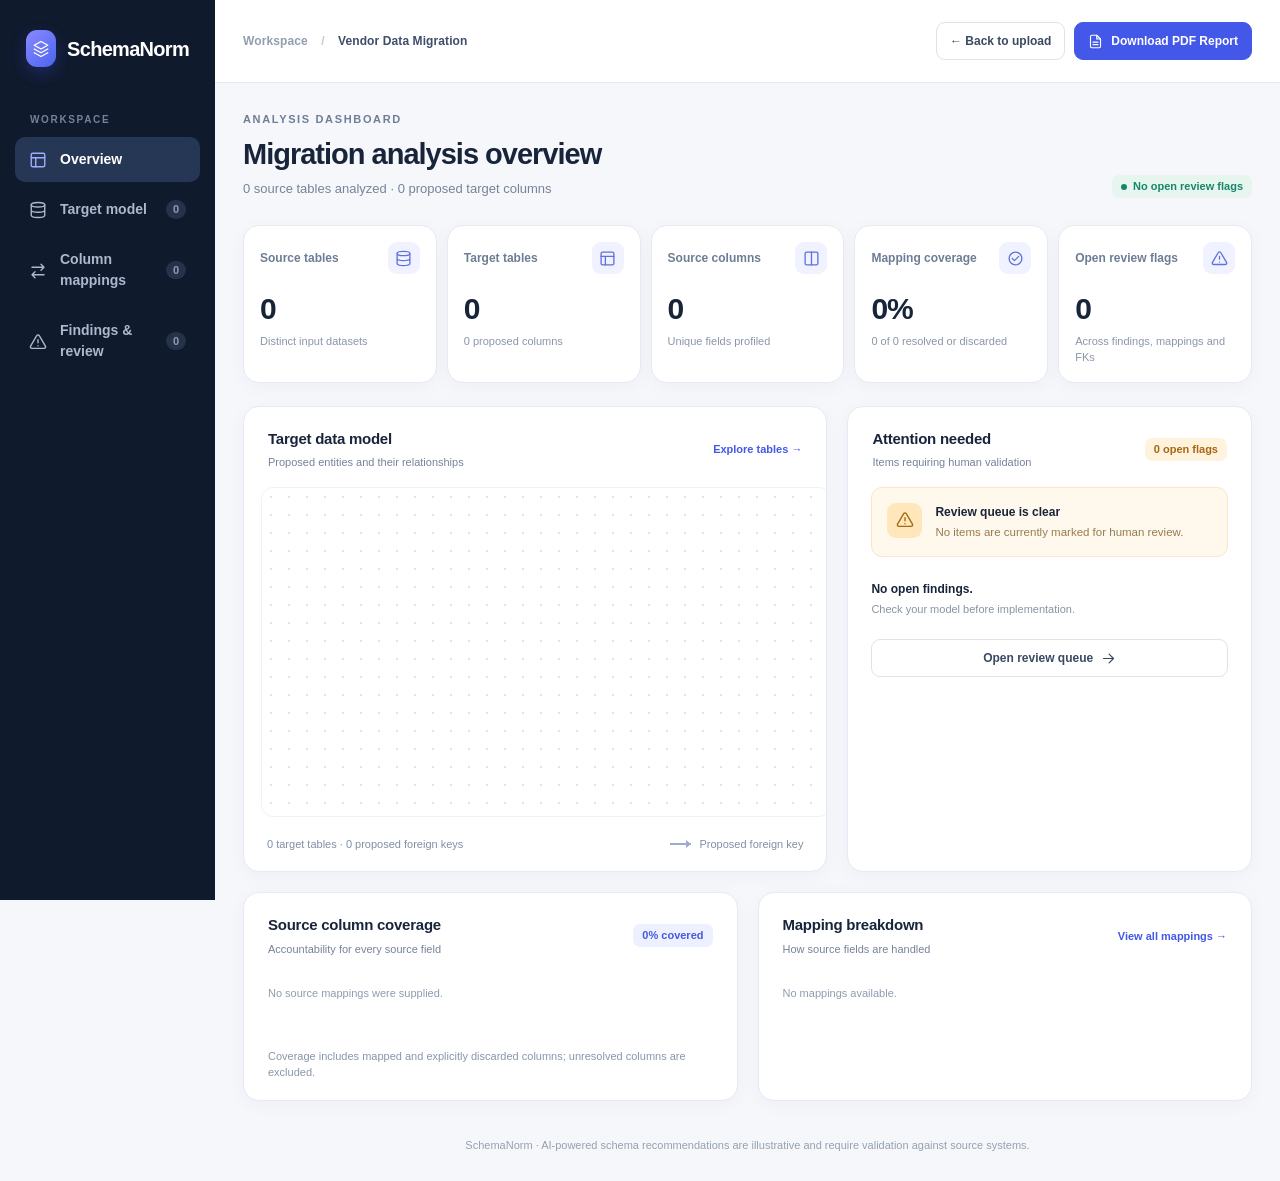
<file: ui/dashboard.html>
<!DOCTYPE html>
<html lang="en">
<head>
  <meta charset="UTF-8" />
  <meta name="viewport" content="width=device-width, initial-scale=1" />
  <meta name="color-scheme" content="light" />
  <title>SchemaNorm — Data Migration Analyzer</title>
  <style>
    :root{--nav:#101a2d;--nav2:#17243a;--ink:#18243a;--muted:#768398;--line:#e6eaf1;--paper:#fff;--bg:#f5f7fb;--brand:#4358e8;--brand-dark:#3446c8;--tint:#eef0ff;--green:#168569;--green-bg:#e6f6ef;--amber:#a86610;--amber-bg:#fff3de;--red:#c14c52;--red-bg:#fff0f0;--shadow:0 4px 20px rgba(28,40,72,.035);--r:16px}
    *{box-sizing:border-box}html{scroll-behavior:smooth}body{margin:0;background:var(--bg);color:var(--ink);font-family:Inter,-apple-system,BlinkMacSystemFont,"Segoe UI",sans-serif;font-size:14px;line-height:1.5}button,input,select{font:inherit}button{cursor:pointer}button:disabled{cursor:default;opacity:.5}a{color:inherit;text-decoration:none}button:focus-visible,input:focus-visible,select:focus-visible{outline:3px solid #a4b5ff;outline-offset:2px}.icon{width:18px;height:18px;vertical-align:middle;display:inline-block;flex-shrink:0;stroke:currentColor;fill:none;stroke-width:1.85;stroke-linecap:round;stroke-linejoin:round}.shell{display:flex;min-height:100vh}.sidebar{position:sticky;top:0;align-self:flex-start;height:100vh;width:250px;flex:0 0 250px;background:var(--nav);color:#c3cee0;display:flex;flex-direction:column;padding:26px 15px;z-index:20}.brand{display:flex;gap:11px;align-items:center;padding:4px 11px 36px;color:#fff}.brand-logo{height:37px;width:37px;border-radius:11px;background:linear-gradient(135deg,#8c89ff,#4964ee);display:grid;place-items:center;color:white;box-shadow:0 6px 16px rgba(77,86,255,.24)}.brand .name{font-size:20px;font-weight:750;letter-spacing:-.7px}.brand .tagline{font-size:10px;letter-spacing:1.35px;color:#8f9eb7;font-weight:650}.side-label{color:#73829b;font-size:10px;letter-spacing:1.65px;font-weight:800;padding:0 15px;margin:9px 0 10px}.nav{display:flex;flex-direction:column;gap:5px}.nav-btn{border:0;background:transparent;display:flex;align-items:center;gap:13px;width:100%;border-radius:10px;color:#abb8cd;padding:12px 14px;text-align:left;font-weight:550;transition:background .15s,color .15s}.nav-btn:hover{background:#1c2940;color:white}.nav-btn.active{background:#263655;color:#fff}.nav-btn.active .icon{color:#9eacff}.nav-btn .nav-count{margin-left:auto;font-size:11px;color:#8c9ab2;background:#253249;padding:1px 7px;border-radius:20px}.nav-btn.active .nav-count{background:#35466a;color:#ccd6ff}.sidebar-spacer{flex:1}.sidebar-note{margin:16px 4px 0;border:1px solid #33415a;border-radius:13px;background:#17243a;padding:17px 13px}.sidebar-note .small-tag{display:inline-flex;align-items:center;gap:5px;font-size:10px;letter-spacing:1.1px;color:#9bb0ce;text-transform:uppercase;font-weight:750}.sidebar-note strong{display:block;color:#f2f6ff;margin:9px 0 5px;font-size:13px}.sidebar-note p{font-size:12px;color:#95a5bf;margin:0 0 12px;line-height:1.6}.sidebar-note .sample-pill{border-radius:7px;display:inline-block;padding:5px 9px;color:#cfdbff;background:#2e3c5a;font-size:11px;font-weight:650}.sidebar-footer{font-size:11px;color:#73829b;margin:19px 14px 2px}.main{flex:1;min-width:0;max-width:1920px;margin:0 auto}.topbar{height:83px;background:white;border-bottom:1px solid var(--line);display:flex;align-items:center;justify-content:space-between;padding:0 42px;gap:20px}.crumb{font-size:12px;color:#929eb0;font-weight:600;letter-spacing:.1px}.crumb b{color:#3e4d69;font-weight:750}.header-actions{display:flex;align-items:center;gap:9px}.btn{border:1px solid #dde3ed;background:#fff;border-radius:9px;padding:9px 13px;display:inline-flex;align-items:center;gap:8px;color:#3c4960;font-size:12px;font-weight:700;white-space:nowrap;transition:background .15s,transform .15s}.btn .icon{height:15px;width:15px}.btn:hover{background:#f6f8fb}.btn.primary{background:var(--brand);border-color:var(--brand);color:#fff}.btn.primary:hover{background:var(--brand-dark)}.btn.ghost{background:transparent;border-color:transparent}.btn.sm{padding:7px 10px}.content{padding:34px 42px 60px;max-width:1560px;margin:auto}.view{display:none}.view.active{display:block;animation:appear .22s ease}@keyframes appear{from{opacity:.35;transform:translateY(5px)}to{opacity:1;transform:translateY(0)}}.eyebrow{font-size:11px;letter-spacing:1.65px;font-weight:800;text-transform:uppercase;color:#6f7d97;margin-bottom:8px}.page-heading{display:flex;justify-content:space-between;align-items:flex-end;gap:20px;margin-bottom:27px}.page-heading h1{font-size:29px;letter-spacing:-1px;line-height:1.25;margin:0 0 7px;font-weight:760}.page-heading p{margin:0;color:var(--muted);font-size:13px}.status-chip,.pill{display:inline-flex;align-items:center;gap:6px;padding:5px 9px;border-radius:7px;font-size:11px;font-weight:750;line-height:1.2;white-space:nowrap}.status-chip{background:var(--amber-bg);color:var(--amber)}.status-chip .dot{width:6px;height:6px;background:currentColor;border-radius:50%}.pill.blue{color:#455adc;background:#edf0ff}.pill.green{background:var(--green-bg);color:var(--green)}.pill.amber{background:var(--amber-bg);color:var(--amber)}.pill.red{background:var(--red-bg);color:var(--red)}.pill.gray{background:#eff2f6;color:#65738a}.pill.purple{color:#7251a2;background:#f4edff}.cards{display:grid;grid-template-columns:repeat(5,minmax(0,1fr));gap:15px;margin-bottom:23px}.card{background:var(--paper);border:1px solid var(--line);border-radius:var(--r);box-shadow:var(--shadow);min-width:0}.metric{padding:19px 20px 18px;position:relative;overflow:hidden}.metric-head{display:flex;justify-content:space-between;align-items:center;margin-bottom:16px;color:#6d7d93;font-size:12px;font-weight:650}.metric-icon{height:32px;width:32px;border-radius:9px;display:grid;place-items:center;background:#f0f2ff;color:#6071da}.metric-icon .icon{width:17px;height:17px}.metric .value{font-size:30px;letter-spacing:-1.2px;font-weight:780;line-height:1.25}.metric .foot{font-size:11px;margin-top:5px;color:#8a96a8}.metric .foot span{color:var(--green);font-weight:650}.section-grid{display:grid;grid-template-columns:minmax(0,1.65fr) minmax(300px,.9fr);gap:20px;margin-bottom:20px}.section-grid.lower{grid-template-columns:minmax(0,1fr) minmax(0,1fr)}.section-head{padding:21px 24px 16px;display:flex;align-items:center;justify-content:space-between;gap:12px}.section-head h2,.panel-title{font-size:15px;font-weight:780;letter-spacing:-.25px;margin:0}.section-head p{margin:4px 0 0;font-size:11px;color:var(--muted)}.tiny-link{font-size:11px;font-weight:780;color:var(--brand);border:none;background:none;white-space:nowrap;padding:6px 0}.tiny-link:hover{text-decoration:underline}.diagram-scroll{overflow:auto;padding:0 17px 10px}.diagram-canvas{position:relative;min-width:570px;height:342px;background:radial-gradient(#dfe4ee .95px,transparent .95px);background-size:18px 18px;border:1px solid #eef1f7;border-radius:12px;overflow:hidden}.diagram-lines{position:absolute;inset:0;pointer-events:none;width:100%;height:100%}.model-node{position:absolute;min-width:154px;max-width:154px;min-height:100px;transform:translate(-50%,-50%);background:white;border:1px solid #dfe5ee;border-radius:11px;box-shadow:0 5px 16px rgba(33,44,82,.07);text-align:left;padding:14px 14px 12px;z-index:2;transition:border-color .16s,transform .16s}.model-node:hover{border-color:#8795fc;transform:translate(-50%,-52%)}.node-hd{display:flex;align-items:center;gap:9px;margin-bottom:9px}.node-icon{width:25px;height:25px;border-radius:7px;display:grid;place-items:center;background:#edf0ff;color:#6074dd}.node-icon .icon{width:14px;height:14px}.node-name{font-weight:780;font-size:12px;color:#293651;overflow:hidden;text-overflow:ellipsis;white-space:nowrap}.node-detail{font-size:10.5px;color:#79879a;margin-left:34px}.node-small{font-size:10px;color:#8d9aad;display:block;margin:6px 0 0 34px}.diagram-foot{display:flex;justify-content:space-between;align-items:center;padding:9px 23px 19px;gap:12px;color:#8190a4;font-size:11px}.legend{display:flex;align-items:center;gap:8px}.legend-line{width:21px;border-top:2px solid #9dabcc;position:relative}.legend-line::after{content:"";position:absolute;right:0;top:-5px;border-left:5px solid #9dabcc;border-top:4px solid transparent;border-bottom:4px solid transparent}.review-stats{padding:0 23px}.review-summary{background:#fff8ed;border:1px solid #fae6c8;border-radius:11px;padding:15px;display:flex;gap:13px;align-items:flex-start}.review-summary .review-badge{width:35px;height:35px;background:#ffe6bb;border-radius:9px;display:grid;place-items:center;color:#a56a15;flex:0 0 35px}.review-summary strong{font-size:12px;display:block;margin-bottom:3px}.review-summary p{font-size:11.5px;margin:0;color:#987b51;line-height:1.5}.review-list{padding:10px 23px 8px}.review-item{padding:13px 0;border-bottom:1px solid #eff1f6;display:flex;gap:10px;align-items:flex-start}.review-item:last-child{border:0}.review-item .bullet{height:8px;width:8px;border-radius:50%;margin-top:6px;flex:0 0 8px;background:#e0a247}.review-item .bullet.red{background:#df777d}.review-item strong{display:block;font-size:12px;font-weight:680}.review-item p{margin:3px 0 0;font-size:11px;color:#8793a4}.review-footer{padding:0 23px 19px}.review-footer .btn{width:100%;justify-content:center}.coverage-list,.dist-list{padding:1px 24px 23px}.coverage-row{margin-bottom:19px}.coverage-row:last-child{margin-bottom:0}.coverage-title,.dist-title{display:flex;justify-content:space-between;gap:14px;margin-bottom:8px;font-size:12px}.coverage-title b,.dist-title b{font-weight:700}.coverage-title span,.dist-title span{color:#6f7f92;font-size:11px;font-weight:680}.track{height:7px;background:#edf0f6;border-radius:20px;overflow:hidden}.fill{height:100%;border-radius:20px;background:linear-gradient(90deg,#596aee,#9ba2ff)}.dist-row{margin-bottom:17px}.dist-row:last-child{margin-bottom:0}.dist-row .fill{background:#8796ed}.dist-row:nth-child(2) .fill{background:#7da9ca}.dist-row:nth-child(3) .fill{background:#89c5b4}.dist-row:nth-child(4) .fill{background:#d5b6e5}.dist-row:nth-child(5) .fill{background:#e8ba8b}.note{font-size:11px;color:#8896a8;margin:12px 24px 19px}.toolbar{display:flex;align-items:center;gap:10px;flex-wrap:wrap;margin:0 0 18px}.search-wrap{position:relative;flex:1;min-width:210px}.search-wrap .icon{position:absolute;left:13px;top:50%;transform:translateY(-50%);width:16px;height:16px;color:#8c99ac}.input,.select{height:39px;background:#fff;border:1px solid #e0e5ee;border-radius:9px;color:#384761;outline:none}.input{padding:0 12px 0 40px;width:100%}.input::placeholder{color:#9aa6b5}.select{padding:0 31px 0 13px;max-width:240px}.result-count{font-size:11px;color:#7d899d;margin-left:auto;white-space:nowrap}.model-layout{display:grid;grid-template-columns:minmax(225px,285px) minmax(0,1fr);gap:17px;align-items:start}.model-list{padding:9px;position:sticky;top:18px}.model-list-item{width:100%;border:0;background:transparent;border-radius:10px;text-align:left;padding:13px 12px;display:flex;align-items:center;gap:12px;color:#4a5a72}.model-list-item:hover{background:#f6f8ff}.model-list-item.active{background:#eff1ff;color:#354bca}.model-list-item strong{display:block;font-size:12px;font-weight:750}.model-list-item small{display:block;color:#8a99ac;font-size:10px;margin-top:2px}.list-glyph{width:34px;height:34px;display:grid;place-items:center;border:1px solid #e5eafa;background:#fff;color:#6479cc;border-radius:10px}.list-glyph .icon{width:16px;height:16px}.model-list-item .icon.arrow{margin-left:auto;width:15px;height:15px;color:#9ea9b8}.schema-head{padding:26px 27px 22px;border-bottom:1px solid var(--line)}.schema-head-top{display:flex;justify-content:space-between;align-items:flex-start;gap:10px}.schema-head h2{font-size:22px;font-weight:780;letter-spacing:-.7px;margin:3px 0 5px}.schema-head p{font-size:12px;color:#7a879c;margin:0}.schema-stats{display:flex;flex-wrap:wrap;gap:8px;margin-top:19px}.schema-chip{font-size:11px;color:#526078;border:1px solid #e5e9f0;border-radius:8px;padding:7px 10px;background:#fafbfe}.schema-chip b{color:#25324c}.subheading{padding:20px 27px 11px;font-size:12px;font-weight:760;color:#293752}.table-scroll{overflow-x:auto}.data-table{width:100%;border-collapse:collapse;text-align:left;white-space:nowrap}.data-table thead th{background:#f7f8fc;color:#8995a8;font-size:10px;letter-spacing:1.05px;text-transform:uppercase;font-weight:800;padding:13px 16px;border-bottom:1px solid var(--line)}.data-table td{border-bottom:1px solid #edf0f5;padding:14px 16px;font-size:11.5px;color:#46546c;vertical-align:middle}.data-table tbody tr:last-child td{border-bottom:0}.data-table tbody tr:hover{background:#fafbff}.data-table .mono,.mono{font-family:ui-monospace,SFMono-Regular,Menlo,Monaco,monospace;font-size:11px}.data-table td strong{font-size:11.7px;color:#273650}.small-icon{color:#b0a6dc;font-size:12px;margin-right:5px}.fk-panel{margin:0 27px 26px;border:1px solid #e6e9f0;border-radius:11px;background:#fafbfe;padding:14px}.fk-row{display:flex;gap:12px;align-items:center;justify-content:space-between;border-bottom:1px solid #e8ebf2;padding:10px 0}.fk-row:last-child{border:0}.fk-row .fk-source{font-size:11px;font-weight:650}.fk-row .fk-target{font-size:11px;color:#64738a}.fk-row .fk-arrow{color:#acb5c3}.mapping-table td{padding:14px 16px}.map-cell small{display:block;color:#8d9bac;margin-top:3px;font-size:10px}.map-arrow{color:#b1bbca}.conf{display:flex;align-items:center;gap:7px}.conf-track{width:36px;height:5px;background:#e7ebf2;border-radius:8px;overflow:hidden}.conf-track i{height:100%;display:block;border-radius:8px;background:#7e8df0}.conf-val{font-size:11px;color:#77859a;font-weight:650}.issue-list{display:grid;gap:13px}.issue-card{padding:19px 21px;border:1px solid var(--line);border-radius:13px;background:#fff;box-shadow:var(--shadow)}.issue-top{display:flex;align-items:center;gap:8px;flex-wrap:wrap;margin-bottom:11px}.issue-top .issue-number{font-size:10px;color:#9aa6b5;margin-left:auto;font-weight:750}.issue-card h3{font-size:13px;margin:0 0 6px;letter-spacing:-.05px}.issue-card p{font-size:12px;color:#77859a;margin:0;line-height:1.65}.issue-card .advice{margin-top:11px;color:#4b5b76;font-size:11.5px;background:#f7f9fc;border-radius:8px;padding:10px 12px}.issue-card .advice b{color:#293c56}.issue-bottom{display:flex;align-items:center;flex-wrap:wrap;gap:10px;border-top:1px solid #edf0f4;margin-top:15px;padding-top:13px;color:#8a96a8;font-size:11px}.object-pill{background:#f1f4f9;border:1px solid #e8ecf3;padding:3px 7px;border-radius:5px;font-size:10px;color:#68778e}.issue-bottom button{margin-left:auto}.checkbox-label{display:flex;align-items:center;gap:9px;font-size:11.5px;color:#596a83;font-weight:650;background:#fff;border:1px solid #e1e5ed;padding:9px 11px;border-radius:8px}.checkbox-label input{accent-color:#5064df;margin:0}.empty{text-align:center;padding:70px 22px;color:#7d8a9f}.empty .icon{height:38px;width:38px;color:#bdc5d4}.empty strong{display:block;color:#44536c;font-size:15px;margin:15px 0 3px}.raw-intro{display:flex;align-items:center;justify-content:space-between;gap:10px;margin-bottom:16px}.raw-code{margin:0;background:#172236;color:#d1ddf4;border-radius:13px;padding:23px 25px;max-height:72vh;overflow:auto;font:12px/1.75 ui-monospace,SFMono-Regular,Menlo,monospace;tab-size:2;white-space:pre}.toast{position:fixed;bottom:25px;right:25px;background:#172540;color:white;padding:12px 18px;border-radius:10px;box-shadow:0 12px 32px #151e3855;z-index:60;font-size:12px;font-weight:650;transform:translateY(25px);opacity:0;pointer-events:none;transition:transform .2s,opacity .2s}.toast.show{transform:translateY(0);opacity:1}.mobile-top{display:none}.mini-caption{font-size:11px;color:#8e9caf}.footer-text{text-align:center;margin-top:36px;font-size:11px;color:#95a1b0}.table-group-note{background:#f8faff;padding:15px 27px;border-top:1px solid #ecf0f6;color:#8390a3;font-size:11px}
    @media (max-width:1320px){.sidebar{width:215px;flex-basis:215px}.content{padding:28px}.topbar{padding:0 28px}.cards{gap:10px}.metric{padding:16px}.section-grid{grid-template-columns:minmax(0,1.3fr) minmax(280px,.9fr)}}
    @media (max-width:1090px){.cards{grid-template-columns:repeat(3,minmax(0,1fr))}.section-grid,.section-grid.lower{grid-template-columns:1fr}.review-list{display:grid;grid-template-columns:repeat(2,minmax(0,1fr));column-gap:20px}.review-footer .btn{width:auto}.diagram-canvas{min-width:570px}}
    @media (max-width:760px){.shell{display:block}.sidebar{height:auto;width:100%;position:static;padding:12px 14px;flex-direction:row;align-items:center}.brand{padding:0}.brand .name{font-size:17px}.brand .tagline,.side-label,.sidebar-spacer,.sidebar-note,.sidebar-footer{display:none}.nav{flex-direction:row;overflow:auto;margin-left:auto;gap:3px}.nav-btn{padding:10px;white-space:nowrap;width:auto}.nav-btn span:not(.nav-count){display:none}.nav-btn .nav-count{display:none}.topbar{height:auto;min-height:69px;padding:13px 18px}.content{padding:23px 16px 42px}.page-heading h1{font-size:24px}.page-heading{align-items:flex-start;flex-direction:column;gap:13px}.cards{grid-template-columns:repeat(2,minmax(0,1fr));gap:10px}.metric .value{font-size:26px}.metric-head{margin-bottom:12px;font-size:11px}.section-head{padding:18px}.diagram-scroll{padding:0 10px}.diagram-foot{padding:13px}.review-list{display:block;padding:8px 17px}.review-stats{padding:0 17px}.model-layout{grid-template-columns:1fr}.model-list{position:static;display:flex;overflow:auto;gap:3px}.model-list-item{min-width:180px}.header-actions .btn{padding:8px}.header-actions .btn .label-text{display:none}.schema-head{padding:20px}.subheading{padding:18px 20px 10px}.fk-panel{margin:0 18px 21px}.result-count{margin-left:0}.raw-code{font-size:11px;padding:15px}.page-heading .status-chip{align-self:flex-start}}
    @media (max-width:450px){.brand-logo{width:31px;height:31px}.brand .name{font-size:15px}.nav-btn{padding:8px}.nav-btn .icon{width:16px;height:16px}.cards{grid-template-columns:repeat(2,minmax(0,1fr))}.metric{padding:14px}.metric-icon{width:27px;height:27px}.metric .value{font-size:24px}}
    @media (prefers-reduced-motion:reduce){*,*::before,*::after{scroll-behavior:auto!important;animation:none!important;transition:none!important}}
  </style>
</head>
<body>
<div class="shell">
  <aside class="sidebar">
    <div class="brand"><div class="brand-logo" data-icon="layers"></div><div><div class="name">SchemaNorm</div></div></div>
    <div class="side-label">WORKSPACE</div>
    <nav class="nav" aria-label="Dashboard sections">
      <button class="nav-btn active" data-page="overview"><i data-icon="layout"></i><span>Overview</span></button>
      <button class="nav-btn" data-page="model"><i data-icon="database"></i><span>Target model</span><span class="nav-count" id="nav-tables">4</span></button>
      <button class="nav-btn" data-page="mappings"><i data-icon="arrows"></i><span>Column mappings</span><span class="nav-count" id="nav-mappings">19</span></button>
      <button class="nav-btn" data-page="findings"><i data-icon="alert"></i><span>Findings & review</span><span class="nav-count" id="nav-findings">6</span></button>
    </nav>
    <div class="sidebar-spacer"></div>
  </aside>
  <main class="main">
    <header class="topbar"><div class="crumb">Workspace <span style="margin:0 10px;color:#c4cbd7">/</span> <b>Vendor Data Migration</b></div><div class="header-actions"><button class="btn primary" id="report-btn" title="Download the currently loaded analysis directly as a PDF"><i data-icon="file-text"></i><span class="label-text">Download PDF Report</span></button></div></header>
    <div class="content">
      <section class="view active" id="view-overview"><div class="page-heading"><div><div class="eyebrow">Analysis dashboard</div><h1>Migration analysis overview</h1><p id="overview-description">Explore your proposed target model, column mappings, and review decisions.</p></div><span class="status-chip" id="overall-status"><span class="dot"></span>Human review required</span></div><div class="cards" id="metrics"></div><div class="section-grid"><section class="card"><div class="section-head"><div><h2>Target data model</h2><p>Proposed entities and their relationships</p></div><button class="tiny-link" data-goto="model">Explore tables <span aria-hidden="true">→</span></button></div><div class="diagram-scroll"><div class="diagram-canvas" id="diagram"><svg class="diagram-lines" id="diagram-lines" aria-hidden="true"></svg></div></div><div class="diagram-foot"><span id="graph-count"></span><div class="legend"><span class="legend-line"></span> Proposed foreign key</div></div></section><section class="card"><div class="section-head"><div><h2>Attention needed</h2><p>Items requiring human validation</p></div><span id="review-total" class="pill amber">0 open</span></div><div class="review-stats" id="review-summary"></div><div id="review-list" class="review-list"></div><div class="review-footer"><button class="btn" data-goto="findings">Open review queue <i data-icon="arrow-right"></i></button></div></section></div><div class="section-grid lower"><section class="card"><div class="section-head"><div><h2>Source column coverage</h2><p>Accountability for every source field</p></div><span class="pill blue" id="coverage-total">0%</span></div><div class="coverage-list" id="source-coverage"></div><p class="note">Coverage includes mapped and explicitly discarded columns; unresolved columns are excluded.</p></section><section class="card"><div class="section-head"><div><h2>Mapping breakdown</h2><p>How source fields are handled</p></div><button class="tiny-link" data-goto="mappings">View all mappings →</button></div><div class="dist-list" id="mapping-breakdown"></div></section></div></section>
      <section class="view" id="view-model"><div class="page-heading"><div><div class="eyebrow">Target architecture</div><h1>Target relational model</h1><p>Browse proposed tables, columns, keys and referential relationships.</p></div><span class="pill blue" id="model-counter">0 tables</span></div><div class="model-layout"><aside class="card model-list" id="model-list" aria-label="Target tables"></aside><section class="card" id="schema-detail" aria-live="polite"></section></div></section>
      <section class="view" id="view-mappings"><div class="page-heading"><div><div class="eyebrow">Source-to-target traceability</div><h1>Column mappings</h1><p>Every source column is mapped, discarded, or flagged as unresolved.</p></div><button class="btn" id="csv-btn"><i data-icon="download"></i>Export CSV</button></div><div class="toolbar"><div class="search-wrap"><i data-icon="search"></i><input class="input" id="mapping-search" placeholder="Search columns or target tables..." aria-label="Search mappings" /></div><select class="select" id="mapping-source" aria-label="Filter by source table"><option value="">All source tables</option></select><select class="select" id="mapping-type" aria-label="Filter by mapping type"><option value="">All mapping types</option></select><span class="result-count" id="mapping-result-count"></span></div><div class="card table-scroll"><table class="data-table mapping-table"><thead><tr><th>Source field</th><th></th><th>Target field</th><th>Mapping type</th><th>Confidence</th><th>Review</th></tr></thead><tbody id="mapping-body"></tbody></table></div></section>
      <section class="view" id="view-findings"><div class="page-heading"><div><div class="eyebrow">Validation and governance</div><h1>Findings & review queue</h1><p>Prioritized modeling questions, data quality concerns and assumptions.</p></div><span class="pill amber" id="findings-open">0 open review items</span></div><div class="toolbar"><div class="search-wrap"><i data-icon="search"></i><input class="input" id="finding-search" placeholder="Search findings, actions or affected objects..." aria-label="Search findings" /></div><select class="select" id="finding-type" aria-label="Filter finding category"><option value="">All categories</option></select><label class="checkbox-label"><input type="checkbox" id="review-only" /> Review required only</label><span class="result-count" id="finding-result-count"></span></div><div class="issue-list" id="finding-list"></div><p class="mini-caption" style="margin-top:18px">Review toggles apply to this browser session.</p></section>
      <div class="footer-text">SchemaNorm · AI-powered schema recommendations are illustrative and require validation against source systems.</div>
    </div>
  </main>
</div>
<div class="toast" id="toast" role="status" aria-live="polite"></div>
<script>
function loadAnalysis() {
  const emptyAnalysis = {tables:[],mappings:[],findings:[]};
  const raw = sessionStorage.getItem('schemanormAnalysis');
  if (!raw) return emptyAnalysis;

  try {
    const analysis = JSON.parse(raw);
    if (!analysis || !Array.isArray(analysis.tables) || !Array.isArray(analysis.mappings) || !Array.isArray(analysis.findings)) {
      throw new Error('Analysis response must contain tables, mappings, and findings arrays.');
    }
    return analysis;
  } catch (error) {
    console.error('Unable to load analysis response:', error);
    return emptyAnalysis;
  }
}

let DATA = loadAnalysis();
let selectedTable = null;
let activePage = 'overview';

const glyphs = {
  layers:'<path d="m12 2 9 5-9 5-9-5 9-5Z"/><path d="m3 12 9 5 9-5M3 17l9 5 9-5"/>',
  layout:'<rect x="3" y="3" width="18" height="18" rx="2"/><path d="M3 9h18M9 9v12"/>',
  database:'<ellipse cx="12" cy="5" rx="9" ry="3"/><path d="M3 5v14c0 1.65 4 3 9 3s9-1.35 9-3V5M3 12c0 1.65 4 3 9 3s9-1.35 9-3"/>',
  arrows:'<path d="M4 7h16l-4-4M20 7l-4 4M20 17H4l4-4M4 17l4 4"/>',
  alert:'<path d="m10.3 3.5-8.2 14a2 2 0 0 0 1.7 3h16.4a2 2 0 0 0 1.7-3l-8.2-14a2 2 0 0 0-3.4 0Z"/><path d="M12 9v4m0 4h.01"/>',
  sparkle:'<path d="m12 3 1.5 5.5L19 10l-5.5 1.5L12 17l-1.5-5.5L5 10l5.5-1.5L12 3ZM19 17l.6 1.4L21 19l-1.4.6L19 21l-.6-1.4L17 19l1.4-.6L19 17Z"/>',
  download:'<path d="M12 3v13m-5-5 5 5 5-5M4 18v3h16v-3"/>',
  search:'<circle cx="11" cy="11" r="7"/><path d="m20 20-4-4"/>',
  'arrow-right':'<path d="M4 12h16m-7-7 7 7-7 7"/>',
  check:'<path d="m4 12 5 5L20 6"/>',
  link:'<path d="M10 13a5 5 0 0 0 7.1 0l2-2A5 5 0 0 0 12 3l-1 1m3 7a5 5 0 0 0-7.1 0l-2 2A5 5 0 0 0 12 21l1-1"/>',
  columns:'<rect x="3" y="3" width="18" height="18" rx="2"/><path d="M12 3v18"/>',
  'check-circle':'<circle cx="12" cy="12" r="9"/><path d="m7.5 12 3 3 6-6"/>',
  'x-circle':'<circle cx="12" cy="12" r="9"/><path d="M9 9l6 6m0-6-6 6"/>',
  'chevron-right':'<path d="m9 18 6-6-6-6"/>',
  'file-text':'<path d="M14 2H6a2 2 0 0 0-2 2v16a2 2 0 0 0 2 2h12a2 2 0 0 0 2-2V8l-6-6Z"/><path d="M14 2v6h6M8 13h8M8 17h8"/>'
};
function icon(name,cls=''){return `<svg class="icon ${cls}" viewBox="0 0 24 24" aria-hidden="true">${glyphs[name]||glyphs.database}</svg>`}
function installIcons(root=document){root.querySelectorAll('[data-icon]').forEach(el=>{el.innerHTML=icon(el.dataset.icon)})}
function esc(x){return String(x??'').replace(/[&<>"']/g,s=>({'&':'&amp;','<':'&lt;','>':'&gt;','"':'&quot;',"'":'&#39;'}[s]))}
function pct(conf){return typeof conf==='number'?Math.round(conf*100)+'%':'—'}
function typelabel(s){return String(s||'UNKNOWN').replaceAll('_',' ')}
function labelClass(s){const k=String(s||'').toUpperCase();return ['DIRECT'].includes(k)?'green':['UNMAPPED','DISCARD'].includes(k)?'red':['NORMALIZATION','MOVE_TO_NEW_ENTITY','SPLIT','MERGE'].includes(k)?'purple':['RENAME','ENTITY','JUNCTION'].includes(k)?'blue':['HIGH'].includes(k)?'red':['MEDIUM','AMBIGUITY','RELATIONSHIP'].includes(k)?'amber':'gray'}
function pill(s,cl){return `<span class="pill ${cl||labelClass(s)}">${esc(typelabel(s))}</span>`}
function arrays(){return {tables:Array.isArray(DATA.tables)?DATA.tables:[],mappings:Array.isArray(DATA.mappings)?DATA.mappings:[],findings:Array.isArray(DATA.findings)?DATA.findings:[]}}
function refsToString(r){return Array.isArray(r)?r.map(x=>x==null?'':String(x)).join('.'):'—'}
function refKey(r){return JSON.stringify(r)}
function getStats(){const {tables,mappings,findings}=arrays(),bySrc=new Map();mappings.forEach(m=>{if(!Array.isArray(m.src)||m.src.length!==2)return;const key=refKey(m.src);const src=m.src[0];if(!bySrc.has(key))bySrc.set(key,{src,covered:false,unmapped:false,discard:false});const v=bySrc.get(key);if(m.dst && m.type!=='UNMAPPED'&&m.type!=='DISCARD')v.covered=true;if(m.type==='DISCARD')v.discard=true;if(m.type==='UNMAPPED')v.unmapped=true});const sourceNames=[...new Set([...mappings.map(m=>Array.isArray(m.src)?m.src[0]:null),...tables.flatMap(t=>t.sources||[])].filter(Boolean))];const considered=[...bySrc.values()],accounted=considered.filter(x=>x.covered||x.discard).length,open= findOpen();return {tables:tables.length,sourceNames,sourceCount:sourceNames.length,sourceColumns:considered.length,accounted,unmapped:considered.filter(x=>!x.covered&&!x.discard).length,targetColumns:tables.reduce((a,t)=>a+(t.columns||[]).length,0),fkCount:tables.reduce((a,t)=>a+(t.fks||[]).length,0),mappings:mappings.length,findings:findings.length,open,coverage:considered.length?Math.round(accounted/considered.length*100):0,bySrc}}
function findOpen(){const {findings,mappings,tables}=arrays();return findings.filter(f=>f.review).length+mappings.filter(m=>m.review).length+tables.reduce((n,t)=>n+(t.fks||[]).filter(f=>f.review).length,0)}
function navigate(page){if(!document.getElementById('view-'+page))return;activePage=page;document.querySelectorAll('.view').forEach(el=>el.classList.toggle('active',el.id==='view-'+page));document.querySelectorAll('.nav-btn').forEach(el=>el.classList.toggle('active',el.dataset.page===page));if(page==='overview')requestAnimationFrame(drawDiagramLines);window.scrollTo({top:0,behavior:'smooth'})}
function renderMetrics(){const s=getStats();const metrics=[{name:'Source tables',val:s.sourceCount,foot:'Distinct input datasets',ico:'database'},{name:'Target tables',val:s.tables,foot:s.targetColumns+' proposed columns',ico:'layout'},{name:'Source columns',val:s.sourceColumns,foot:'Unique fields profiled',ico:'columns'},{name:'Mapping coverage',val:s.coverage+'%',foot:s.accounted+' of '+s.sourceColumns+' resolved or discarded',ico:'check-circle'},{name:'Open review flags',val:s.open,foot:'Across findings, mappings and FKs',ico:'alert'}];document.getElementById('metrics').innerHTML=metrics.map(m=>`<article class="card metric"><div class="metric-head"><span>${esc(m.name)}</span><span class="metric-icon">${icon(m.ico)}</span></div><div class="value">${esc(m.val)}</div><div class="foot">${esc(m.foot)}</div></article>`).join('');document.getElementById('nav-tables').textContent=s.tables;document.getElementById('nav-mappings').textContent=s.mappings;document.getElementById('nav-findings').textContent=s.findings;document.getElementById('model-counter').textContent=s.tables+' tables';document.getElementById('coverage-total').textContent=s.coverage+'% covered';document.getElementById('findings-open').textContent=s.open+' open review flags';document.getElementById('graph-count').textContent=s.tables+' target tables · '+s.fkCount+' proposed foreign keys';document.getElementById('overview-description').textContent=`${s.sourceCount} source tables analyzed · ${s.targetColumns} proposed target columns`;document.getElementById('overall-status').innerHTML=`<span class="dot"></span>${s.open?'Human review required':'No open review flags'}`;document.getElementById('overall-status').style.background=s.open?'var(--amber-bg)':'var(--green-bg)';document.getElementById('overall-status').style.color=s.open?'var(--amber)':'var(--green)'}
function renderDiagram(){const {tables}=arrays();const el=document.getElementById('diagram');el.querySelectorAll('.model-node').forEach(n=>n.remove());const n=tables.length;const cols=n<=4?3:n<=8?4:Math.min(5,Math.ceil(Math.sqrt(n)));const rows=Math.ceil(n/cols);const w=Math.max(570,cols*183+21),h=Math.max(330,rows*178+46);el.style.width=w+'px';el.style.height=h+'px';tables.forEach((t,i)=>{let c,r;if(n===4){const ps=[[0,0],[1,0],[2,0],[2,1]];[c,r]=ps[i]}else{c=i%cols;r=Math.floor(i/cols)}const x=(c+.5)/cols*100,y=(r+.5)/rows*100;const b=document.createElement('button');b.className='model-node';b.style.left=x+'%';b.style.top=y+'%';b.dataset.table=t.name;b.innerHTML=`<div class="node-hd"><span class="node-icon">${icon('database')}</span><span class="node-name" title="${esc(t.name)}">${esc(t.name)}</span></div><div class="node-detail">${(t.columns||[]).length} columns · ${(t.fks||[]).length} FKs</div><span class="node-small">${esc(typelabel(t.role))}</span>`;b.addEventListener('click',()=>{selectedTable=t.name;renderModel();navigate('model')});el.append(b)});requestAnimationFrame(drawDiagramLines)}
function drawDiagramLines(){if(activePage!=='overview')return;const {tables}=arrays(),canvas=document.getElementById('diagram'),svg=document.getElementById('diagram-lines');if(!svg)return;const w=canvas.clientWidth,h=canvas.clientHeight;svg.setAttribute('viewBox',`0 0 ${w} ${h}`);const nodes=new Map([...canvas.querySelectorAll('.model-node')].map(n=>[n.dataset.table,n]));let parts=`<defs><marker id="edgeArrow" markerWidth="7" markerHeight="7" refX="6" refY="3.5" orient="auto"><path d="M0 0 L7 3.5 L0 7 Z" fill="#97a5c9"/></marker></defs>`;const edges=[];tables.forEach(t=>(t.fks||[]).forEach(f=>edges.push({from:t.name,to:f.ref_table,conf:f.confidence})));const box=canvas.getBoundingClientRect();edges.forEach(e=>{const a=nodes.get(e.from),b=nodes.get(e.to);if(!a||!b)return;const ar=a.getBoundingClientRect(),br=b.getBoundingClientRect();let ax=ar.left-box.left+ar.width/2,ay=ar.top-box.top+ar.height/2,bx=br.left-box.left+br.width/2,by=br.top-box.top+br.height/2;let dx=bx-ax,dy=by-ay;if(Math.abs(dx)>Math.abs(dy)){ax+=Math.sign(dx)*ar.width/2;bx-=Math.sign(dx)*br.width/2}else{ay+=Math.sign(dy)*ar.height/2;by-=Math.sign(dy)*br.height/2}const d=`M ${ax.toFixed(1)} ${ay.toFixed(1)} C ${((ax+bx)/2).toFixed(1)} ${ay.toFixed(1)}, ${((ax+bx)/2).toFixed(1)} ${by.toFixed(1)}, ${bx.toFixed(1)} ${by.toFixed(1)}`;parts+=`<path d="${d}" fill="none" stroke="#9cabd0" stroke-width="1.7" marker-end="url(#edgeArrow)" stroke-dasharray="5 4"/>`});svg.innerHTML=parts}
function renderAttention(){const {findings}=arrays(),s=getStats(),top=findings.filter(f=>f.review).sort((a,b)=>({'HIGH':0,'MEDIUM':1,'LOW':2}[a.priority]??3)-({'HIGH':0,'MEDIUM':1,'LOW':2}[b.priority]??3)).slice(0,3);document.getElementById('review-total').textContent=s.open+' open flags';document.getElementById('review-summary').innerHTML=`<div class="review-summary"><span class="review-badge">${icon('alert')}</span><div><strong>${s.open?'Validation is required':'Review queue is clear'}</strong><p>${s.open?'Review flags include findings, mapping uncertainties, and proposed foreign keys.':'No items are currently marked for human review.'}</p></div></div>`;document.getElementById('review-list').innerHTML=top.length?top.map(f=>`<div class="review-item"><span class="bullet ${f.priority==='HIGH'?'red':''}"></span><div><strong>${esc(f.detail)}</strong><p>${esc((f.objects||[]).map(refsToString).join(', ')||'Dataset-wide')}</p></div></div>`).join(''):(s.open?'<div class="review-item"><div><strong>Other reviews remain open.</strong><p>Check column mappings and proposed foreign keys.</p></div></div>':'<div class="review-item"><div><strong>No open findings.</strong><p>Check your model before implementation.</p></div></div>')}
function renderCoverage(){const {mappings}=arrays(),s=getStats();const by={};for(const x of s.bySrc.values()){const k=x.src;by[k]??={total:0,covered:0};by[k].total++;if(x.covered||x.discard)by[k].covered++}document.getElementById('source-coverage').innerHTML=Object.entries(by).map(([n,c])=>{const p=c.total?Math.round(c.covered/c.total*100):0;return `<div class="coverage-row"><div class="coverage-title"><b>${esc(n)}</b><span>${c.covered}/${c.total} fields · ${p}%</span></div><div class="track"><div class="fill" style="width:${p}%"></div></div></div>`}).join('')||'<p class="mini-caption">No source mappings were supplied.</p>';const byType={};mappings.forEach(m=>byType[m.type||'UNKNOWN']=(byType[m.type||'UNKNOWN']||0)+1);const top=Object.entries(byType).sort((a,b)=>b[1]-a[1]);document.getElementById('mapping-breakdown').innerHTML=top.map(([t,n])=>`<div class="dist-row"><div class="dist-title"><b>${esc(typelabel(t))}</b><span>${n} ${n===1?'mapping':'mappings'}</span></div><div class="track"><div class="fill" style="width:${Math.round(n/mappings.length*100)}%"></div></div></div>`).join('')||'<p class="mini-caption">No mappings available.</p>'}
function renderModel(){const {tables,mappings}=arrays();if(!selectedTable||!tables.some(t=>t.name===selectedTable))selectedTable=tables[0]?.name||null;document.getElementById('model-list').innerHTML=tables.map(t=>`<button class="model-list-item ${t.name===selectedTable?'active':''}" data-select-table="${esc(t.name)}"><span class="list-glyph">${icon('database')}</span><span><strong>${esc(t.name)}</strong><small>${(t.columns||[]).length} columns · ${(t.fks||[]).length} FKs</small></span>${icon('chevron-right','arrow')}</button>`).join('');const t=tables.find(t=>t.name===selectedTable);const detail=document.getElementById('schema-detail');if(!t){detail.innerHTML=`<div class="empty">${icon('database')}<strong>No target tables</strong><p>Load a valid three-section JSON response.</p></div>`;return}const pk=t.pk?.columns||[];const fkcols=new Set((t.fks||[]).flatMap(f=>f.columns||[]));const rows=(t.columns||[]).map(c=>{const m=mappings.filter(m=>Array.isArray(m.dst)&&m.dst[0]===t.name&&m.dst[1]===c.name);const key=pk.includes(c.name)?pill('PK','purple'):fkcols.has(c.name)?pill('FK','blue'):'<span class="mini-caption">—</span>';const origins=m.map(x=>refsToString(x.src)).join(', ')||(c.generated?`Generated: ${c.generated.kind}`:'—');return `<tr><td><strong class="mono">${esc(c.name)}</strong></td><td class="mono">${esc(c.type)}</td><td>${key}</td><td>${c.nullable===true?'Yes':c.nullable===false?'No':'Unknown'}</td><td title="${esc(origins)}" style="max-width:230px;overflow:hidden;text-overflow:ellipsis">${esc(origins)}</td></tr>`}).join('');detail.innerHTML=`<div class="schema-head"><div class="schema-head-top"><div><div class="eyebrow">Table definition</div><h2>${esc(t.name)}</h2><p>${esc((t.sources||[]).join(', ')||'Generated target table')}</p></div>${pill(t.role||'ENTITY')}</div><div class="schema-stats"><span class="schema-chip"><b>${(t.columns||[]).length}</b> columns</span><span class="schema-chip"><b>${(t.fks||[]).length}</b> foreign keys</span><span class="schema-chip"><b>${esc(typelabel(t.pk?.kind||'UNRESOLVED'))}</b> key</span><span class="schema-chip"><b>${pct(t.pk?.confidence)}</b> key confidence</span></div></div><div class="subheading">Column definitions</div><div class="table-scroll"><table class="data-table"><thead><tr><th>Column</th><th>Data type</th><th>Key</th><th>Nullable</th><th>Source lineage</th></tr></thead><tbody>${rows}</tbody></table></div><div class="subheading">Keys & relationships</div><div class="fk-panel"><div class="fk-row"><div><div class="fk-source">${icon('check-circle')} Primary key: <span class="mono">${esc(pk.join(' + ')||'Not determined')}</span></div><div class="fk-target" style="margin-top:4px">${esc(t.pk?.basis||'No primary key evidence provided')}</div></div>${(t.fks||[]).map(f=>`<div class="fk-row"><div><div class="fk-source"><span class="mono">${esc((f.columns||[]).join(' + '))}</span> <span class="fk-arrow">→</span> <span class="mono">${esc(f.ref_table)}.${esc((f.ref_columns||[]).join(' + '))}</span></div><div class="fk-target">${esc(typelabel(f.cardinality))} · ${pct(f.confidence)} confidence · ${f.source_constraint_verified?'Verified source constraint':'Proposed relationship'}</div></div>${f.review?pill('Review','amber'):''}</div>`).join('')||'<div class="fk-row"><span class="mini-caption">No foreign keys proposed for this table.</span></div>'}</div><div class="table-group-note">Recommendations are not executable database constraints. Validate keys and join coverage before implementation.</div>`;detail.querySelectorAll('[data-icon]').forEach(n=>n.innerHTML=icon(n.dataset.icon));document.querySelectorAll('[data-select-table]').forEach(el=>el.addEventListener('click',()=>{selectedTable=el.dataset.selectTable;renderModel()}))}
function refreshMappingSelects(){const {mappings}=arrays(),s=getStats();const source=document.getElementById('mapping-source'),type=document.getElementById('mapping-type');const prevSource=source.value,prevType=type.value;source.innerHTML='<option value="">All source tables</option>'+s.sourceNames.map(x=>`<option value="${esc(x)}">${esc(x)}</option>`).join('');type.innerHTML='<option value="">All mapping types</option>'+[...new Set(mappings.map(m=>m.type).filter(Boolean))].sort().map(x=>`<option value="${esc(x)}">${esc(typelabel(x))}</option>`).join('');if(s.sourceNames.includes(prevSource))source.value=prevSource;if([...new Set(mappings.map(m=>m.type))].includes(prevType))type.value=prevType}
function renderMappings(){const {mappings}=arrays(),q=document.getElementById('mapping-search').value.toLowerCase(),src=document.getElementById('mapping-source').value,typ=document.getElementById('mapping-type').value;const filtered=mappings.filter(m=>{const hay=[...(m.src||[]),...(m.dst||[]),m.type,m.rule,m.reason].join(' ').toLowerCase();return (!q||hay.includes(q))&&(!src||m.src?.[0]===src)&&(!typ||m.type===typ)});document.getElementById('mapping-result-count').textContent=`${filtered.length} of ${mappings.length} mappings`;document.getElementById('mapping-body').innerHTML=filtered.map(m=>`<tr><td class="map-cell"><strong class="mono">${esc(m.src?.[1]||'—')}</strong><small>${esc(m.src?.[0]||'—')}</small></td><td class="map-arrow">→</td><td class="map-cell"><strong class="mono">${m.dst?esc(m.dst[1]):'<span style="color:#ba6a70">Not mapped</span>'}</strong><small>${m.dst?esc(m.dst[0]):esc(m.reason||'Requires resolution')}</small></td><td>${pill(m.type||'UNKNOWN')}${m.rule?`<div class="mini-caption" title="${esc(m.rule)}" style="margin-top:6px;max-width:180px;white-space:normal">${esc(m.rule)}</div>`:''}</td><td><div class="conf"><span class="conf-track"><i style="width:${Math.max(0,Math.min(100,(m.confidence||0)*100))}%"></i></span><span class="conf-val">${pct(m.confidence)}</span></div></td><td>${m.review?pill('Review','amber'):pill('Ready','green')}</td></tr>`).join('')||`<tr><td colspan="6" class="empty">No matching mappings. Try a different search or filter.</td></tr>`}
function refreshFindingSelect(){const {findings}=arrays(),sel=document.getElementById('finding-type'),prev=sel.value,types=[...new Set(findings.map(f=>f.type).filter(Boolean))].sort();sel.innerHTML='<option value="">All categories</option>'+types.map(t=>`<option value="${esc(t)}">${esc(typelabel(t))}</option>`).join('');if(types.includes(prev))sel.value=prev}
function renderFindings(){const {findings}=arrays(),q=document.getElementById('finding-search').value.toLowerCase(),type=document.getElementById('finding-type').value,review=document.getElementById('review-only').checked;const filtered=findings.map((f,i)=>({...f,idx:i})).filter(f=>(!q||[f.type,f.detail,f.action,(f.objects||[]).map(refsToString).join(' '),f.evidence].join(' ').toLowerCase().includes(q))&&(!type||f.type===type)&&(!review||f.review));document.getElementById('finding-result-count').textContent=`${filtered.length} of ${findings.length} findings`;document.getElementById('finding-list').innerHTML=filtered.map(f=>`<article class="issue-card"><div class="issue-top">${pill(f.type||'UNKNOWN','blue')}${f.severity?pill(f.severity):''}${f.review?pill('Needs review','amber'):pill('No review flagged','green')}<span class="issue-number">#${String(f.idx+1).padStart(2,'0')}</span></div><h3>${esc(f.detail||'Untitled finding')}</h3><p>${f.evidence?`Evidence: ${esc(f.evidence)}`:'Evidence details were not provided.'}</p><div class="advice"><b>Recommended action</b> · ${esc(f.action||'No action specified')}</div><div class="issue-bottom"><span>${icon('link')} Affects:</span>${(f.objects||[]).slice(0,4).map(o=>`<span class="object-pill mono">${esc(refsToString(o))}</span>`).join('')||'<span class="object-pill">Dataset-wide</span>'}<span>Confidence ${pct(f.confidence)}</span><button class="btn sm" data-review-index="${f.idx}">${f.review?icon('check')+' Mark reviewed':icon('alert')+' Reopen review'}</button></div></article>`).join('')||`<div class="card empty">${icon('search')}<strong>No matching findings</strong><p>Adjust the filters to see more results.</p></div>`;document.querySelectorAll('[data-review-index]').forEach(el=>el.addEventListener('click',()=>{const f=DATA.findings[Number(el.dataset.reviewIndex)];if(f){f.review=!f.review;renderMetrics();renderAttention();renderFindings();toast(f.review?'Finding reopened for review.':'Finding marked reviewed (local session).')}}))}
function renderAll(){renderMetrics();renderDiagram();renderAttention();renderCoverage();renderModel();refreshMappingSelects();renderMappings();refreshFindingSelect();renderFindings()}
let toastTimer=null;function toast(msg){const el=document.getElementById('toast');el.textContent=msg;el.classList.add('show');clearTimeout(toastTimer);toastTimer=setTimeout(()=>el.classList.remove('show'),3400)}
function download(blob,filename){const a=document.createElement('a'),u=URL.createObjectURL(blob);a.href=u;a.download=filename;document.body.append(a);a.click();a.remove();setTimeout(()=>URL.revokeObjectURL(u),500)}
/* Download a complete, readable, self-contained HTML report based on CURRENT DATA. */
// Self-contained PDF exporter: standard PDF fonts, no network, server or print dialog.
class SchemaNormPDF {
  constructor() {
    this.W=842; this.H=595; this.M=44; this.CW=this.W-this.M*2;
    this.BOTTOM=548; this.pages=[]; this.page=null; this.y=78;
    this.ctx=document.createElement('canvas').getContext('2d');
    this.addPage();
  }
  normalize(value) {
    return String(value??'').replace(/[\u2018\u2019]/g,"'").replace(/[\u201C\u201D]/g,'"')
      .replace(/[\u2013\u2014]/g,'-').replace(/\u2026/g,'...').replace(/\u2192/g,' -> ')
      .replace(/\u2022/g,' - ').replace(/\u00a0/g,' ').replace(/[\t\r]/g,' ')
      .replace(/[^\x0A\x20-\x7E\xA0-\xFF]/g,'?');
  }
  literal(value) {return '('+this.normalize(value).replace(/\\/g,'\\\\').replace(/\(/g,'\\(').replace(/\)/g,'\\)')+')'}
  number(x){return (Math.round(x*100)/100).toString()}
  rgb(c){return c.map(v=>this.number(v/255)).join(' ')}
  addPage(){
    this.page={parts:[]};this.pages.push(this.page);this.y=78;
    this.rect(0,0,this.W,58,[25,39,66]);
    this.rect(this.M,20,27,27,[84,101,241]);
    this.text('S',this.M+8,39,17,true,[255,255,255]);
    this.text('SCHEMANORM',this.M+38,35,16,true,[255,255,255]);
    this.text('DATA MIGRATION ANALYSIS',this.M+39,48,8,false,[188,200,226]);
    this.text('TECHNICAL ASSESSMENT',this.W-this.M-166,36,9,true,[212,220,243]);
    this.rect(this.M,61,this.CW,1,[220,225,237]);
  }
  rect(x,top,w,h,fill,stroke){
    const p=this.page.parts;
    if(fill)p.push(this.rgb(fill)+' rg');
    if(stroke)p.push(this.rgb(stroke)+' RG');
    p.push([this.number(x),this.number(this.H-top-h),this.number(w),this.number(h),'re',stroke?(fill?'B':'S'):'f'].join(' '));
  }
  line(x1,t1,x2,t2,color=[224,230,239],width=.7){
    this.page.parts.push(this.rgb(color)+' RG',`${this.number(width)} w`,`${this.number(x1)} ${this.number(this.H-t1)} m ${this.number(x2)} ${this.number(this.H-t2)} l S`);
  }
  text(value,x,baseline,size=10,bold=false,color=[28,41,65],mono=false){
    this.page.parts.push(`BT /${mono?'F3':bold?'F2':'F1'} ${this.number(size)} Tf ${this.rgb(color)} rg 1 0 0 1 ${this.number(x)} ${this.number(this.H-baseline)} Tm ${this.literal(value)} Tj ET`);
  }
  width(value,size=10,bold=false,mono=false){
    this.ctx.font=`${bold?'bold ':''}${size}px ${mono?'monospace':'Arial'}`;
    return this.ctx.measureText(this.normalize(value)).width;
  }
  wrap(value,maxWidth,size=10,bold=false,mono=false){
    const text=this.normalize(value).replace(/\s+/g,' ').trim();
    if(!text)return [''];
    const words=text.split(' '),out=[];let line='';
    for(let word of words){
      while(this.width(word,size,bold,mono)>maxWidth && word.length>1){
        let lo=1,hi=word.length;
        while(lo<hi){let mid=Math.ceil((lo+hi)/2);if(this.width(word.slice(0,mid),size,bold,mono)<=maxWidth)lo=mid;else hi=mid-1}
        const prefix=word.slice(0,lo);if(line){out.push(line);line=''}out.push(prefix);word=word.slice(lo);
      }
      if(!word)continue;
      const test=line?line+' '+word:word;
      if(this.width(test,size,bold,mono)<=maxWidth){line=test}
      else{if(line)out.push(line);line=word}
    }
    if(line)out.push(line);return out.length?out:[''];
  }
  ensure(height){if(this.y+height>this.BOTTOM)this.addPage()}
  space(height=10){this.y+=height;if(this.y>this.BOTTOM)this.addPage()}
  title(title,subtitle){
    this.ensure(80);
    this.text(title,this.M,this.y+18,23,true,[24,38,67]);this.y+=29;
    this.paragraph(subtitle,{size:10,color:[106,119,146],leading:14});
    this.space(8);
  }
  heading(name){
    this.ensure(45);this.space(10);this.rect(this.M,this.y-9,4,20,[73,87,221]);
    this.text(name,this.M+14,this.y+5,15,true,[24,38,67]);this.y+=29;
    this.line(this.M,this.y-8,this.W-this.M,this.y-8,[219,226,238]);
  }
  subheading(name){this.ensure(35);this.space(10);this.text(name,this.M,this.y,12,true,[41,60,95]);this.y+=18}
  paragraph(value,opt={}){
    const size=opt.size||9.5,leading=opt.leading||13.5,x=opt.x??this.M,maxWidth=opt.width??this.CW;
    const rows=this.wrap(value,maxWidth,size,!!opt.bold,!!opt.mono);
    rows.forEach(row=>{this.ensure(leading);this.text(row,x,this.y+size,size,!!opt.bold,opt.color||[68,81,106],!!opt.mono);this.y+=leading});
    if(opt.after)this.space(opt.after);
  }
  kv(key,value){
    this.ensure(16);this.text(key,this.M,this.y+9,9,true,[53,67,94]);
    const x=this.M+125,lines=this.wrap(value,this.CW-125,9);
    lines.forEach((s,i)=>{this.ensure(14);this.text(s,x,this.y+9,9,false,[73,87,112]);this.y+=14});
  }
  metrics(items){
    const gap=9,w=(this.CW-gap*2)/3,h=58;
    for(let i=0;i<items.length;i++){
      if(i%3===0){this.ensure(h+8)}
      const col=i%3,x=this.M+col*(w+gap),top=this.y;
      this.rect(x,top,w,h,[247,249,253],[222,228,239]);
      this.text(String(items[i].value),x+14,top+27,20,true,[39,55,90]);
      this.text(items[i].label,x+14,top+45,9,false,[113,126,150]);
      if(col===2||i===items.length-1)this.y+=h+gap;
    }
  }
  table(headers,rows,widths){
    const usable=this.CW;
    if(Math.abs(widths.reduce((a,b)=>a+b,0)-usable)>.1)widths=widths.map(x=>x*usable/widths.reduce((a,b)=>a+b,0));
    const headH=29,lineH=12.4,size=8.15;
    const header=()=>{
      this.ensure(headH+25);const y=this.y;this.rect(this.M,y,usable,headH,[231,236,248]);
      let x=this.M;
      headers.forEach((s,i)=>{const lines=this.wrap(s,widths[i]-16,8.0,true);lines.slice(0,2).forEach((t,j)=>this.text(t,x+8,y+12+j*11,8,true,[56,75,112]));x+=widths[i]});
      this.y+=headH;
    };
    header();
    if(!rows.length){this.paragraph('No records supplied.',{size:9,after:4});return}
    rows.forEach((cells,idx)=>{
      const lines=cells.map((v,i)=>this.wrap(v,widths[i]-16,size,false,i===0 && String(v).length<40));
      const maxLines=Math.max(...lines.map(a=>a.length));let from=0;
      while(from<maxLines){
        if(this.y+22>this.BOTTOM){this.addPage();header()}
        const allowed=Math.max(1,Math.floor((this.BOTTOM-this.y-10)/lineH));
        const taken=Math.min(allowed,maxLines-from),h=Math.max(23,taken*lineH+10),top=this.y;
        this.rect(this.M,top,usable,h,idx%2?[249,250,253]:[255,255,255]);
        let x=this.M;
        for(let i=0;i<cells.length;i++){
          lines[i].slice(from,from+taken).forEach((s,j)=>this.text(s,x+8,top+14+j*lineH,size,false,[58,73,103],i===0 && String(cells[i]).length<40));
          x+=widths[i];
        }
        this.line(this.M,top+h,this.W-this.M,top+h,[229,234,243],.5);
        this.y+=h;from+=taken;
        if(from<maxLines){this.addPage();header()}
      }
    });
    this.space(7);
  }
  finish(){
    const total=this.pages.length;
    this.pages.forEach((p,i)=>{
      this.page=p;
      this.line(this.M,561,this.W-this.M,561,[222,230,241]);
      this.text('SchemaNorm  /  Proposal subject to human validation',this.M,576,8,false,[120,133,153]);
      this.text(`Page ${i+1} of ${total}`,this.W-this.M-65,576,8,false,[120,133,153]);
    });
    const objs=[
      '<< /Type /Catalog /Pages 2 0 R >>',
      '',
      '<< /Type /Font /Subtype /Type1 /BaseFont /Helvetica /Encoding /WinAnsiEncoding >>',
      '<< /Type /Font /Subtype /Type1 /BaseFont /Helvetica-Bold /Encoding /WinAnsiEncoding >>',
      '<< /Type /Font /Subtype /Type1 /BaseFont /Courier /Encoding /WinAnsiEncoding >>'
    ];
    const kids=[];
    for(const page of this.pages){
      const content=page.parts.join('\n')+'\n';
      const streamIndex=objs.push(`<< /Length ${content.length} >>\nstream\n${content}endstream`);
      const pageIndex=objs.push(`<< /Type /Page /Parent 2 0 R /MediaBox [0 0 ${this.W} ${this.H}] /Resources << /Font << /F1 3 0 R /F2 4 0 R /F3 5 0 R >> >> /Contents ${streamIndex} 0 R >>`);
      kids.push(`${pageIndex} 0 R`);
    }
    objs[1]=`<< /Type /Pages /Kids [${kids.join(' ')}] /Count ${kids.length} >>`;
    let str='%PDF-1.4\n%\xE2\xE3\xCF\xD3\n';const offsets=[0];
    objs.forEach((obj,i)=>{offsets.push(str.length);str+=`${i+1} 0 obj\n${obj}\nendobj\n`});
    const pos=str.length;
    str+=`xref\n0 ${objs.length+1}\n0000000000 65535 f \n`;
    for(let i=1;i<offsets.length;i++)str+=String(offsets[i]).padStart(10,'0')+' 00000 n \n';
    str+=`trailer\n<< /Size ${objs.length+1} /Root 1 0 R >>\nstartxref\n${pos}\n%%EOF`;
    const bytes=new Uint8Array(str.length);
    for(let i=0;i<str.length;i++)bytes[i]=str.charCodeAt(i)&255;
    return bytes;
  }
}
function buildPdfReport(){
  const d=new SchemaNormPDF();
  const {tables,mappings,findings}=arrays(),stats=getStats();
  const named=x=>String(x??'');
  const strCols=(arr,sep=', ')=>Array.isArray(arr)?arr.map(named).join(sep):'Not specified';
  const loc=ref=>Array.isArray(ref)?ref.map(x=>x??'').join('.'):null;
  const conf=x=>typeof x==='number'?Math.round(x*100)+'%':'Not provided';
  const reviewItems=[
    ...findings.filter(f=>f.review).map(f=>({type:'Finding',item:f.detail||f.type,action:f.action||'Validate finding',priority:f.priority||f.severity||'REVIEW'})),
    ...mappings.filter(m=>m.review||m.type==='UNMAPPED'||m.type==='DISCARD').map(m=>({type:'Mapping',item:`${loc(m.src)} -> ${m.dst?loc(m.dst):'Unmapped / discarded'}`,action:m.rule||m.reason||'Validate source-to-target treatment',priority:'REVIEW'})),
    ...tables.flatMap(t=>(t.fks||[]).filter(f=>f.review).map(f=>({type:'Relationship',item:`${t.name}.${strCols(f.columns,'+')} -> ${f.ref_table}.${strCols(f.ref_columns,'+')}`,action:'Verify cardinality, key uniqueness and value overlap',priority:'REVIEW'})))
  ];
  d.title('Data Migration Analysis Report','Proposed relational data model, source mappings and decisions requiring review');
  d.paragraph(`Generated ${new Date().toLocaleDateString(undefined,{year:'numeric',month:'long',day:'numeric'})}  |  Analysis of currently loaded JSON`,{size:9,after:12});
  d.metrics([
    {value:stats.sourceCount,label:'Source tables referenced'},
    {value:stats.tables,label:'Proposed target tables'},
    {value:stats.targetColumns,label:'Proposed target columns'},
    {value:stats.sourceColumns,label:'Source fields represented'},
    {value:`${stats.accounted}/${stats.sourceColumns}`,label:'Resolved or discarded'},
    {value:stats.open,label:'Open review flags'}
  ]);
  d.space(8);
  d.paragraph('STATUS: '+(stats.open?'HUMAN VALIDATION REQUIRED':'NO REVIEW FLAGS RECORDED'),{size:11,bold:true,color:stats.open?[157,89,23]:[32,125,88],after:7});
  d.paragraph(`This report documents recommended structures, not an approved schema. ${stats.unmapped} source field(s) are unresolved. Counts cover the loaded analysis response and do not prove that all original data was profiled.`,{size:9.6,after:10});

  d.heading('1. Proposed target data model');
  d.paragraph('Target tables, column definitions and relationships are recommendations. They have not been deployed.',{after:4});
  if(!tables.length)d.paragraph('No target tables supplied.');
  tables.forEach((t,i)=>{
    d.subheading(`${i+1}. ${named(t.name)}  [${named(t.role||'ENTITY')}]`);
    d.paragraph(`Source tables: ${strCols(t.sources)||'Not supplied'}`,{size:9,after:4});
    const pk=t.pk;
    d.paragraph(`Primary key: ${pk?.columns?.length?strCols(pk.columns,' + '):'Undetermined'}${pk?.kind?'  |  '+pk.kind:''}${pk?.confidence!=null?'  |  confidence '+conf(pk.confidence):''}`,{size:9,after:5});
    if(pk?.basis)d.paragraph(`Key evidence: ${pk.basis}`,{size:8.7,after:4});
    d.table(['Target column','Recommended type','Nullable','Origin / justification'],(t.columns||[]).map(c=>[c.name,c.type,c.nullable==null?'Unknown':c.nullable?'Yes':'No',c.generated?`${c.generated.kind}: ${c.generated.reason||'Justification not supplied'}`:'Mapped from source']),[224,153,74,303]);
    if((t.fks||[]).length){
      d.paragraph('Proposed foreign keys',{size:9.4,bold:true,after:4});
      d.table(['Source key column(s)','Referenced target','Cardinality','Evidence / status'],t.fks.map(f=>[strCols(f.columns,' + '),`${f.ref_table}.${strCols(f.ref_columns,' + ')}`,f.cardinality||'UNKNOWN',`${conf(f.confidence)} confidence; ${f.source_constraint_verified?'source constraint verified':'proposed'}${f.review?'; review required':''}`]),[169,222,115,248]);
    } else d.paragraph('No foreign keys proposed for this table.',{size:8.6,after:4});
    d.space(6);
  });

  d.heading('2. Source-to-target column mappings');
  d.paragraph('Each row traces a source column to a proposed destination or documents an unresolved or discarded field.',{after:7});
  const sources=[...new Set(mappings.map(m=>m.src?.[0]).filter(Boolean))];
  if(!sources.length)d.paragraph('No column mappings supplied.');
  sources.forEach(source=>{
    d.subheading(`Source table: ${source}`);
    d.table(['Source field','Target field','Mapping type','Rule / explanation','Confidence'],mappings.filter(m=>m.src?.[0]===source).map(m=>[
      m.src?.[1]??'',m.dst?loc(m.dst):'Not mapped',m.type||'UNKNOWN',
      `${m.rule||m.reason||'Direct or name-based mapping'}${m.review||m.type==='UNMAPPED'||m.type==='DISCARD'?'  [REVIEW]':''}`,
      conf(m.confidence)
    ]),[139,180,129,244,62]);
  });

  d.heading('3. Findings and recommendations');
  if(!findings.length)d.paragraph('No findings were included in the loaded analysis. This does not establish that the source data is issue-free.');
  findings.forEach((f,i)=>{
    d.subheading(`${i+1}. ${named(f.type||'Finding').replaceAll('_',' ')}${f.severity?'  |  '+f.severity+' severity':''}${f.review?'  |  REVIEW':''}`);
    const objects=(f.objects||[]).map(o=>Array.isArray(o)?o.filter(v=>v!=null).join('.'):String(o)).join(', ');
    if(objects)d.paragraph(`Affected objects: ${objects}`,{size:8.8,after:3});
    if(f.detail)d.paragraph(`Observation: ${f.detail}`,{size:9,after:2});
    if(f.action)d.paragraph(`Recommended action: ${f.action}`,{size:9,after:2});
    if(f.evidence)d.paragraph(`Evidence: ${Array.isArray(f.evidence)?f.evidence.join('; '):f.evidence}`,{size:8.6,after:2});
    d.paragraph(`Confidence: ${conf(f.confidence)}${f.priority?'  |  Priority: '+f.priority:''}${f.scope?'  |  Scope: '+f.scope:''}`,{size:8.5,after:8});
  });

  d.heading('4. Human review checklist');
  d.paragraph('Review flags are not automatically resolved by exporting this document.',{after:8});
  if(reviewItems.length){
    d.table(['#','Category','Decision / object','Validation action','Priority'],reviewItems.map((r,i)=>[i+1,r.type,r.item,r.action,r.priority]),[35,103,255,296,65]);
  } else d.paragraph('No items were explicitly marked for human review. Validate the complete model before implementation.');
  d.heading('How to interpret this report');
  d.paragraph('PK: proposed primary key. FK: proposed foreign key. Confidence: model-assigned estimate of supporting evidence, not a guarantee. Unmapped: source field without a resolved target destination.',{after:7});
  d.paragraph('SchemaNorm generates this report locally from the analysis JSON. It does not create databases, execute SQL, or apply migrations.',{size:8.8});
  return d.finish();
}
function downloadHumanReport(){
  const btn=document.getElementById('report-btn');
  try{
    if(btn)btn.disabled=true;
    const pdf=buildPdfReport();
    const date=new Date().toISOString().slice(0,10);
    download(new Blob([pdf],{type:'application/pdf'}),`SchemaNorm_Migration_Report_${date}.pdf`);
    toast('PDF report downloaded.');
  }catch(error){console.error('PDF generation failed:',error);toast('Unable to generate PDF: '+error.message)}
  finally{if(btn)btn.disabled=false}
}

function csvCell(x){const s=String(x??'');return /[",\r\n]/.test(s)?'"'+s.replaceAll('"','""')+'"':s}
function downloadMappingsCsv(){const {mappings}=arrays(),rows=[['source_table','source_column','target_table','target_column','mapping_type','confidence','review','rule','reason'],...mappings.map(m=>[m.src?.[0],m.src?.[1],m.dst?.[0],m.dst?.[1],m.type,m.confidence,m.review||false,m.rule,m.reason])];download(new Blob([rows.map(r=>r.map(csvCell).join(',')).join('\r\n')],{type:'text/csv;charset=utf-8'}),'column_mappings.csv');toast('Mappings CSV exported.')}
function attach(){installIcons();document.querySelectorAll('[data-page]').forEach(el=>el.addEventListener('click',()=>navigate(el.dataset.page)));document.querySelectorAll('[data-goto]').forEach(el=>el.addEventListener('click',()=>navigate(el.dataset.goto)));document.getElementById('report-btn').addEventListener('click',downloadHumanReport);document.getElementById('csv-btn').addEventListener('click',downloadMappingsCsv);['mapping-search','mapping-source','mapping-type'].forEach(id=>document.getElementById(id).addEventListener(id==='mapping-search'?'input':'change',renderMappings));['finding-search','finding-type','review-only'].forEach(id=>document.getElementById(id).addEventListener(id==='finding-search'?'input':'change',renderFindings));window.addEventListener('resize',()=>{if(activePage==='overview')requestAnimationFrame(drawDiagramLines)});renderAll()}
attach();
</script>
<script>
  const uploadLink = document.createElement("a");
  uploadLink.className = "btn";
  uploadLink.href = "/";
  uploadLink.id = "back-to-upload";
  uploadLink.setAttribute("aria-label", "Back to file upload");
  uploadLink.textContent = "← Back to upload";
  uploadLink.addEventListener("click", () => {
    sessionStorage.setItem("schemanormRestoreFiles", "true");
  });
  document.querySelector(".header-actions").prepend(uploadLink);
</script>
</body>
</html>
</file>
